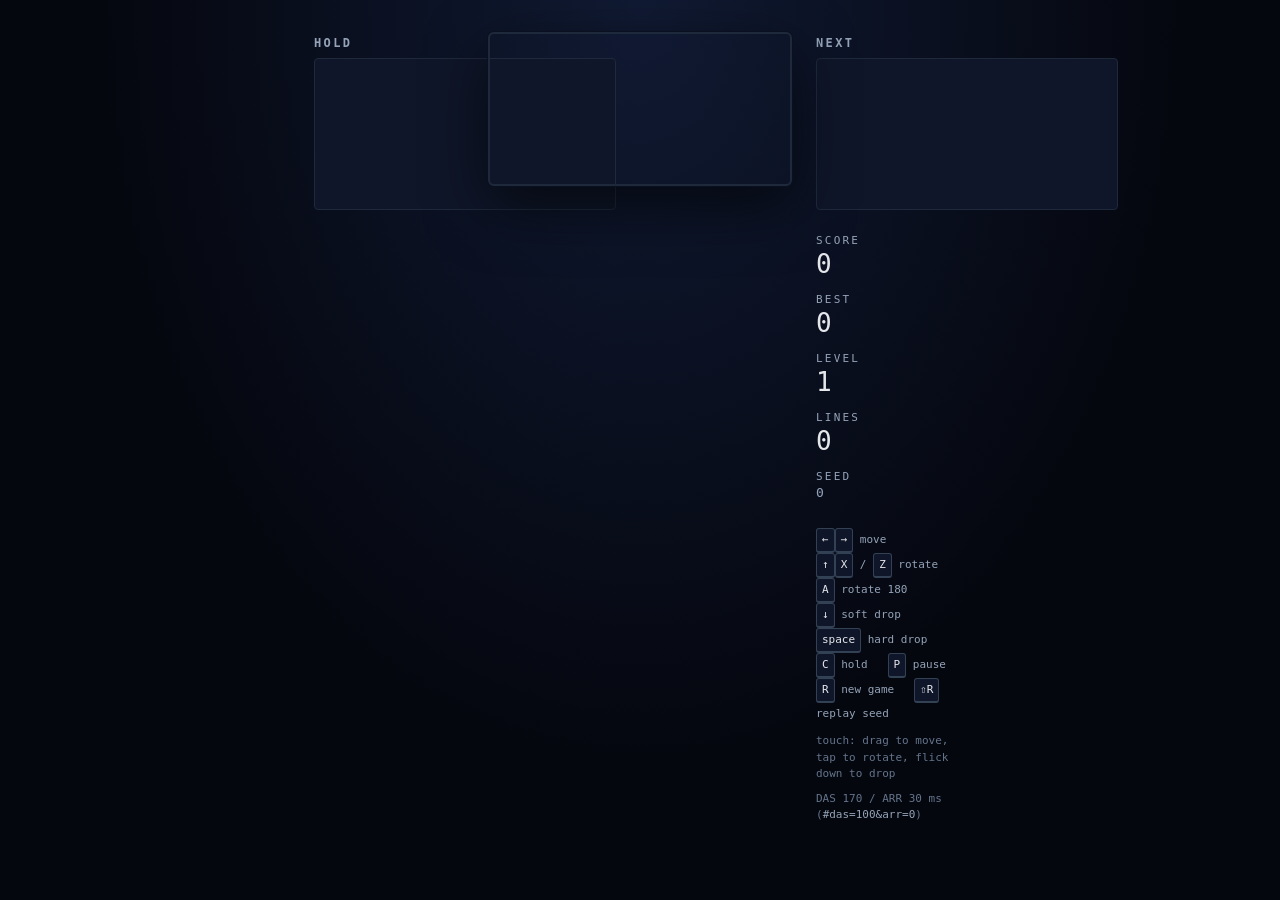
<file: index.html>
<!doctype html>
<html lang="en">
<head>
  <meta charset="utf-8">
  <title>Tetris — agent-9</title>
  <meta name="viewport" content="width=device-width, initial-scale=1">
  <link rel="stylesheet" href="style.css">
</head>
<body>
  <main class="arena">
    <aside class="panel left">
      <h2>Hold</h2>
      <canvas id="hold"></canvas>
    </aside>
    <section class="field">
      <canvas id="board"></canvas>
      <div id="toast" class="toast"></div>
      <div id="overlay" class="overlay hidden">
        <h1 id="overlay-title">Game over</h1>
        <p id="overlay-hint">press R to restart</p>
      </div>
    </section>
    <aside class="panel right">
      <h2>Next</h2>
      <canvas id="next"></canvas>
      <dl class="stats">
        <dt>Score</dt><dd id="score">0</dd>
        <dt>Best</dt><dd id="best">0</dd>
        <dt>Level</dt><dd id="level">1</dd>
        <dt>Lines</dt><dd id="lines">0</dd>
        <dt>Seed</dt><dd id="seed" class="small">0</dd>
      </dl>
      <ul class="keys">
        <li><kbd>&larr;</kbd><kbd>&rarr;</kbd> move</li>
        <li><kbd>&uarr;</kbd><kbd>X</kbd> / <kbd>Z</kbd> rotate</li>
        <li><kbd>A</kbd> rotate 180</li>
        <li><kbd>&darr;</kbd> soft drop</li>
        <li><kbd>space</kbd> hard drop</li>
        <li><kbd>C</kbd> hold &nbsp; <kbd>P</kbd> pause</li>
        <li><kbd>R</kbd> new game &nbsp; <kbd>&#8679;R</kbd> replay seed</li>
        <li class="dim">touch: drag to move, tap to rotate, flick down to drop</li>
        <li class="dim">DAS <span id="das">170</span> / ARR <span id="arr">30</span> ms
          (<code>#das=100&amp;arr=0</code>)</li>
      </ul>
    </aside>
  </main>
  <script src="src/pieces.js"></script>
  <script src="src/board.js"></script>
  <script src="src/game.js"></script>
  <script src="src/render.js"></script>
  <script src="src/input.js"></script>
  <script src="src/main.js"></script>
</body>
</html>
</file>
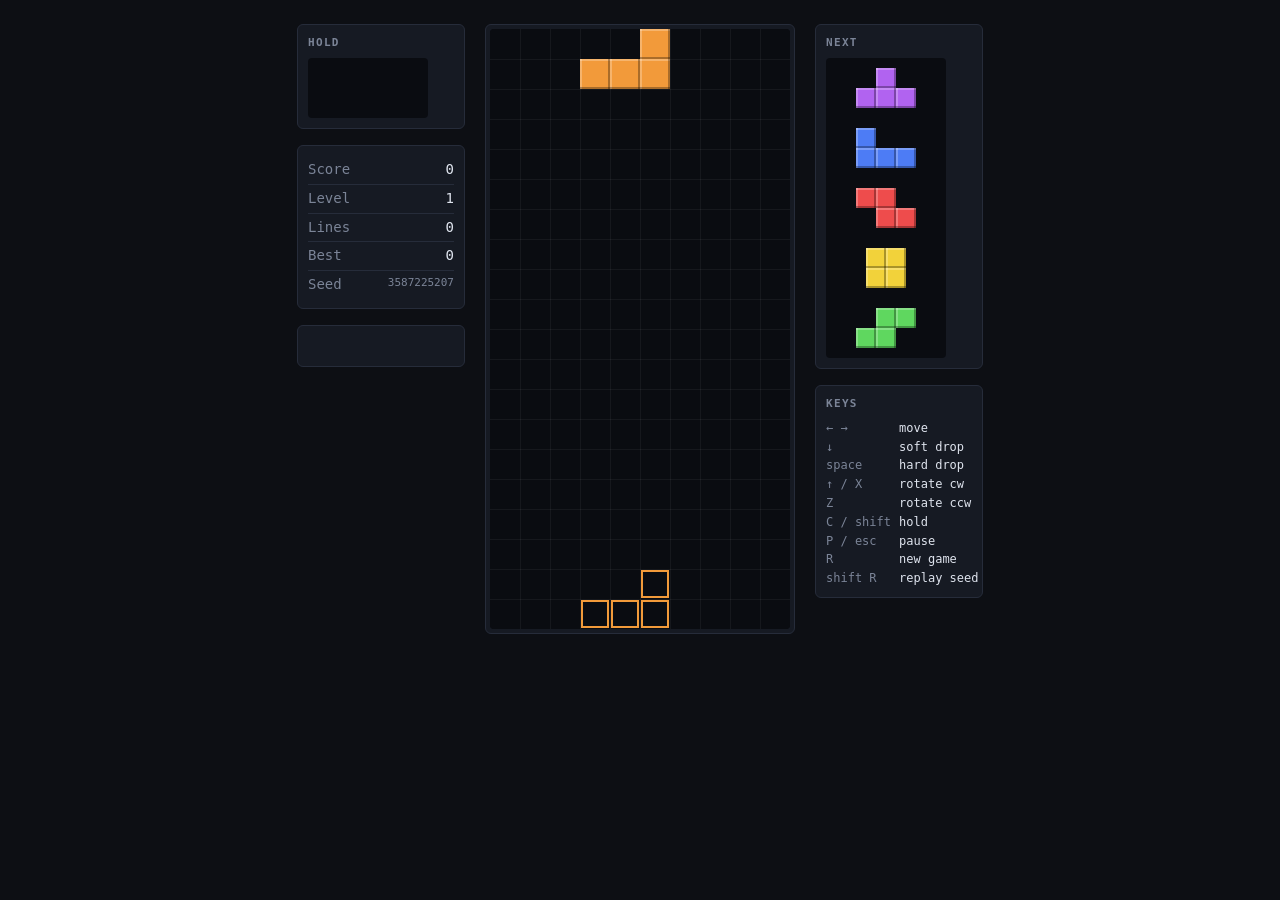
<file: games/agent-1/index.html>
<!DOCTYPE html>
<html lang="en">
<head>
<meta charset="utf-8">
<meta name="viewport" content="width=device-width, initial-scale=1">
<title>Tetris — agent-1</title>
<link rel="stylesheet" href="style.css">
</head>
<body>
<main class="arena">
  <aside class="panel left">
    <section id="hold-panel">
      <h2>Hold</h2>
      <canvas id="hold" width="120" height="60"></canvas>
    </section>
    <section class="stats">
      <div><span class="label">Score</span><span id="score">0</span></div>
      <div><span class="label">Level</span><span id="level">1</span></div>
      <div><span class="label">Lines</span><span id="lines">0</span></div>
      <div><span class="label">Best</span><span id="best">0</span></div>
      <div><span class="label">Seed</span><span id="seed" title="in the URL hash; reload replays this game">0</span></div>
    </section>
    <section class="event-wrap"><div id="event" class="event"></div></section>
  </aside>

  <section class="board-wrap">
    <canvas id="board" width="300" height="600"></canvas>
    <div id="overlay" class="overlay hidden">
      <h1 id="overlay-title">Paused</h1>
      <p id="overlay-text">Press P to resume</p>
    </div>
  </section>

  <aside class="panel right">
    <section>
      <h2>Next</h2>
      <canvas id="next" width="120" height="300"></canvas>
    </section>
    <section class="keys">
      <h2>Keys</h2>
      <dl>
        <dt>← →</dt><dd>move</dd>
        <dt>↓</dt><dd>soft drop</dd>
        <dt>space</dt><dd>hard drop</dd>
        <dt>↑ / X</dt><dd>rotate cw</dd>
        <dt>Z</dt><dd>rotate ccw</dd>
        <dt>C / shift</dt><dd>hold</dd>
        <dt>P / esc</dt><dd>pause</dd>
        <dt>R</dt><dd>new game</dd>
        <dt>shift R</dt><dd>replay seed</dd>
      </dl>
    </section>
  </aside>
</main>
<script src="tetris.js"></script>
</body>
</html>
</file>
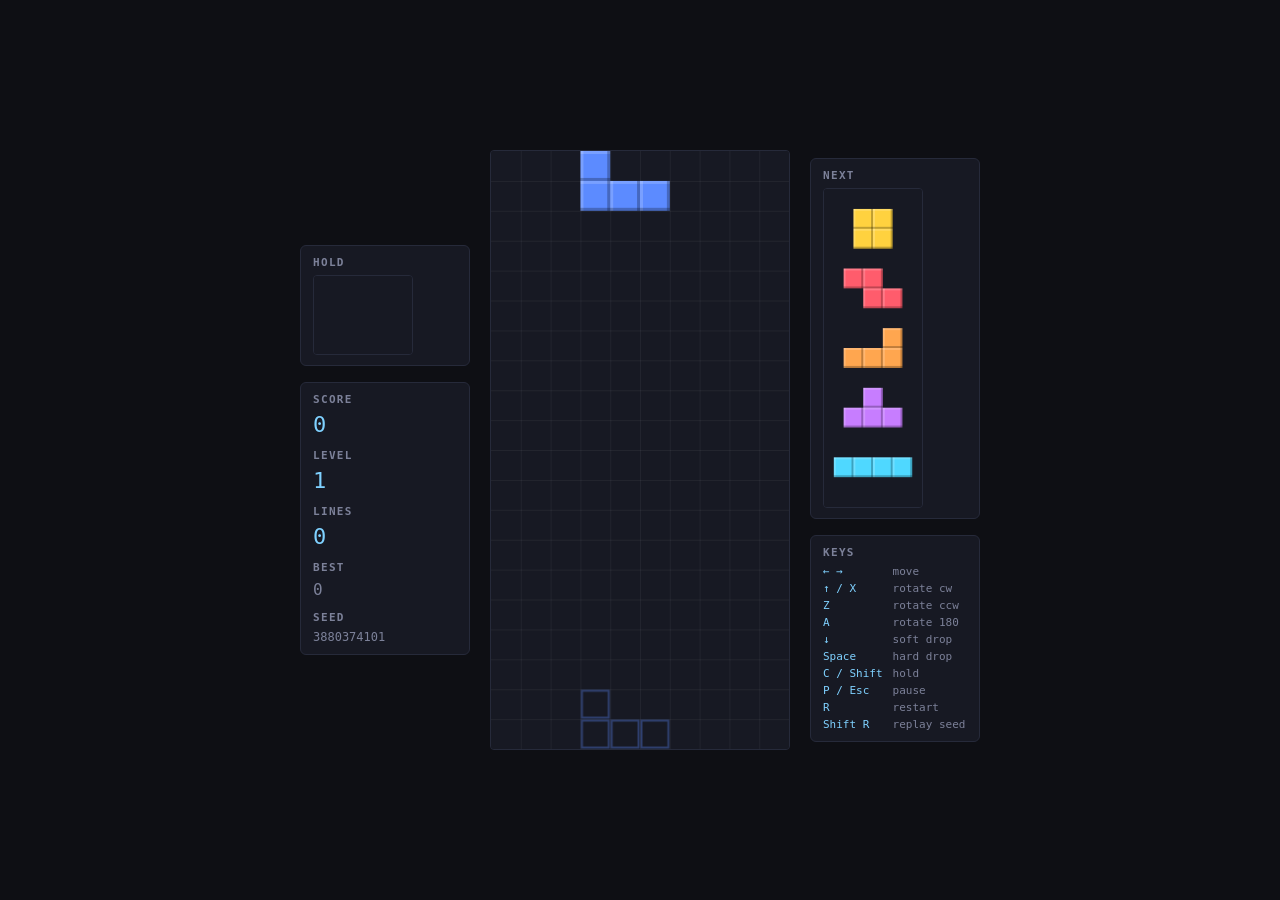
<file: games/agent-10/index.html>
<!DOCTYPE html>
<html lang="en">
<head>
<meta charset="utf-8">
<meta name="viewport" content="width=device-width, initial-scale=1">
<title>Tetris — agent-10</title>
<link rel="stylesheet" href="style.css">
</head>
<body>
<main class="arena">
  <aside class="panel left">
    <section class="box">
      <h2>Hold</h2>
      <canvas id="hold" width="120" height="120"></canvas>
    </section>
    <section class="box stats">
      <h2>Score</h2><p id="score">0</p>
      <h2>Level</h2><p id="level">1</p>
      <h2>Lines</h2><p id="lines">0</p>
      <h2>Best</h2><p id="hiscore" class="dim">0</p>
      <h2>Seed</h2><p id="seed" class="dim seed">0</p>
    </section>
  </aside>

  <section class="board-wrap">
    <canvas id="board" width="300" height="600"></canvas>
    <div id="overlay" class="overlay hidden">
      <p id="overlay-title">Paused</p>
      <p id="overlay-sub">press P</p>
    </div>
  </section>

  <aside class="panel right">
    <section class="box">
      <h2>Next</h2>
      <canvas id="next" width="120" height="360"></canvas>
    </section>
    <section class="box keys">
      <h2>Keys</h2>
      <dl>
        <dt>← →</dt><dd>move</dd>
        <dt>↑ / X</dt><dd>rotate cw</dd>
        <dt>Z</dt><dd>rotate ccw</dd>
        <dt>A</dt><dd>rotate 180</dd>
        <dt>↓</dt><dd>soft drop</dd>
        <dt>Space</dt><dd>hard drop</dd>
        <dt>C / Shift</dt><dd>hold</dd>
        <dt>P / Esc</dt><dd>pause</dd>
        <dt>R</dt><dd>restart</dd>
        <dt>Shift R</dt><dd>replay seed</dd>
      </dl>
    </section>
  </aside>
</main>
<script src="game.js"></script>
</body>
</html>
</file>
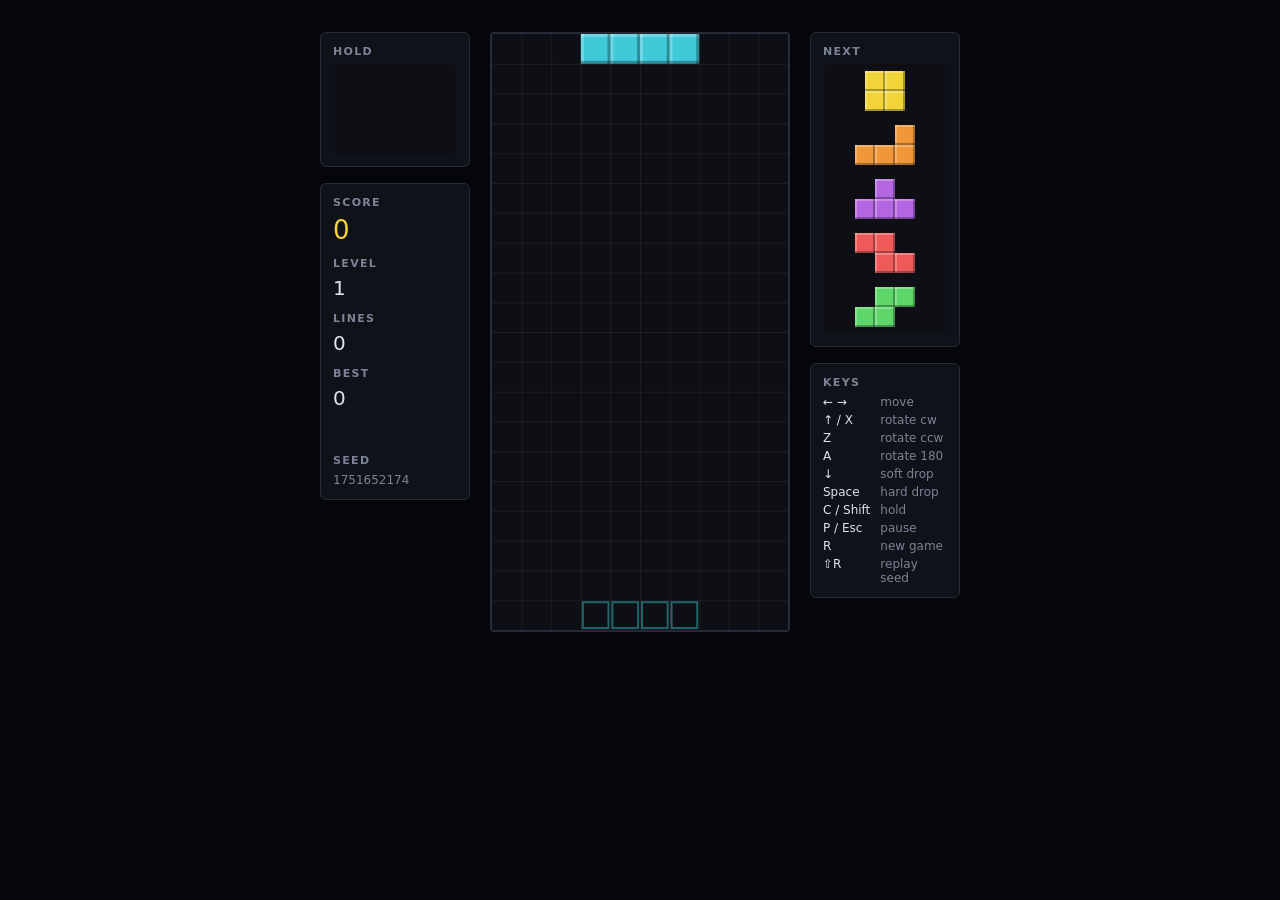
<file: games/agent-2/index.html>
<!doctype html>
<html lang="en">
<head>
  <meta charset="utf-8">
  <meta name="viewport" content="width=device-width, initial-scale=1">
  <title>Tetris — agent-2</title>
  <link rel="stylesheet" href="style.css">
</head>
<body>
  <main class="arena">
    <aside class="panel">
      <section class="box">
        <h2>Hold</h2>
        <canvas id="hold"></canvas>
      </section>
      <section class="box stats">
        <h2>Score</h2>
        <p id="score" class="big">0</p>
        <h2>Level</h2>
        <p id="level">1</p>
        <h2>Lines</h2>
        <p id="lines">0</p>
        <h2>Best</h2>
        <p id="best">0</p>
        <p id="event" class="event"></p>
        <h2>Seed</h2>
        <p id="seed" class="seed">0</p>
      </section>
    </aside>

    <section class="well-wrap">
      <canvas id="well"></canvas>
      <div id="overlay" class="overlay hidden">
        <p id="overlay-title"></p>
        <p id="overlay-hint"></p>
      </div>
    </section>

    <aside class="panel">
      <section class="box">
        <h2>Next</h2>
        <canvas id="next"></canvas>
      </section>
      <section class="box keys">
        <h2>Keys</h2>
        <dl>
          <dt>← →</dt><dd>move</dd>
          <dt>↑ / X</dt><dd>rotate cw</dd>
          <dt>Z</dt><dd>rotate ccw</dd>
          <dt>A</dt><dd>rotate 180</dd>
          <dt>↓</dt><dd>soft drop</dd>
          <dt>Space</dt><dd>hard drop</dd>
          <dt>C / Shift</dt><dd>hold</dd>
          <dt>P / Esc</dt><dd>pause</dd>
          <dt>R</dt><dd>new game</dd>
          <dt>⇧R</dt><dd>replay seed</dd>
        </dl>
      </section>
    </aside>
  </main>
  <script src="src/pieces.js"></script>
  <script src="src/board.js"></script>
  <script src="src/game.js"></script>
  <script src="src/render.js"></script>
  <script src="src/input.js"></script>
  <script src="src/main.js"></script>
</body>
</html>
</file>
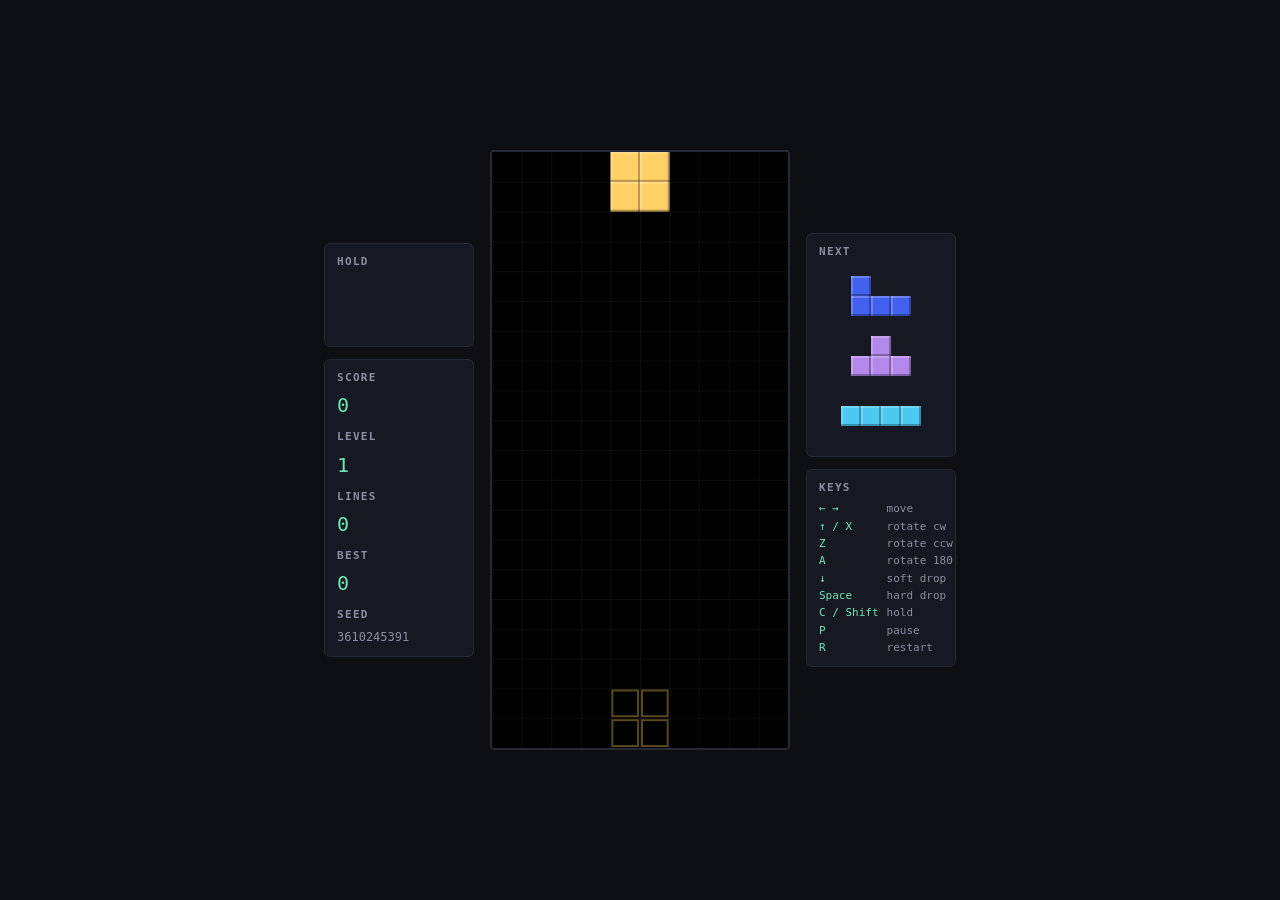
<file: games/agent-3/index.html>
<!DOCTYPE html>
<html lang="en">
<head>
  <meta charset="utf-8">
  <meta name="viewport" content="width=device-width, initial-scale=1">
  <title>Tetris — agent-3</title>
  <link rel="stylesheet" href="style.css">
</head>
<body>
  <main class="arena">
    <aside class="panel left">
      <section class="box">
        <h2>Hold</h2>
        <canvas id="hold" width="96" height="96"></canvas>
      </section>
      <section class="box stats">
        <h2>Score</h2>
        <output id="score">0</output>
        <h2>Level</h2>
        <output id="level">1</output>
        <h2>Lines</h2>
        <output id="lines">0</output>
        <h2>Best</h2>
        <output id="best">0</output>
        <h2>Seed</h2>
        <output id="seed" class="small">0</output>
      </section>
    </aside>

    <section class="field">
      <canvas id="board" width="300" height="600"></canvas>
      <p id="toast" class="toast"></p>
      <div id="overlay" class="overlay hidden">
        <p id="overlay-title">Paused</p>
        <p id="overlay-hint">press P to resume</p>
      </div>
    </section>

    <aside class="panel right">
      <section class="box">
        <h2>Next</h2>
        <canvas id="next" width="96" height="288"></canvas>
      </section>
      <section class="box keys">
        <h2>Keys</h2>
        <dl>
          <dt>← →</dt><dd>move</dd>
          <dt>↑ / X</dt><dd>rotate cw</dd>
          <dt>Z</dt><dd>rotate ccw</dd>
          <dt>A</dt><dd>rotate 180</dd>
          <dt>↓</dt><dd>soft drop</dd>
          <dt>Space</dt><dd>hard drop</dd>
          <dt>C / Shift</dt><dd>hold</dd>
          <dt>P</dt><dd>pause</dd>
          <dt>R</dt><dd>restart</dd>
        </dl>
      </section>
    </aside>
  </main>
  <script src="tetris.js"></script>
</body>
</html>
</file>
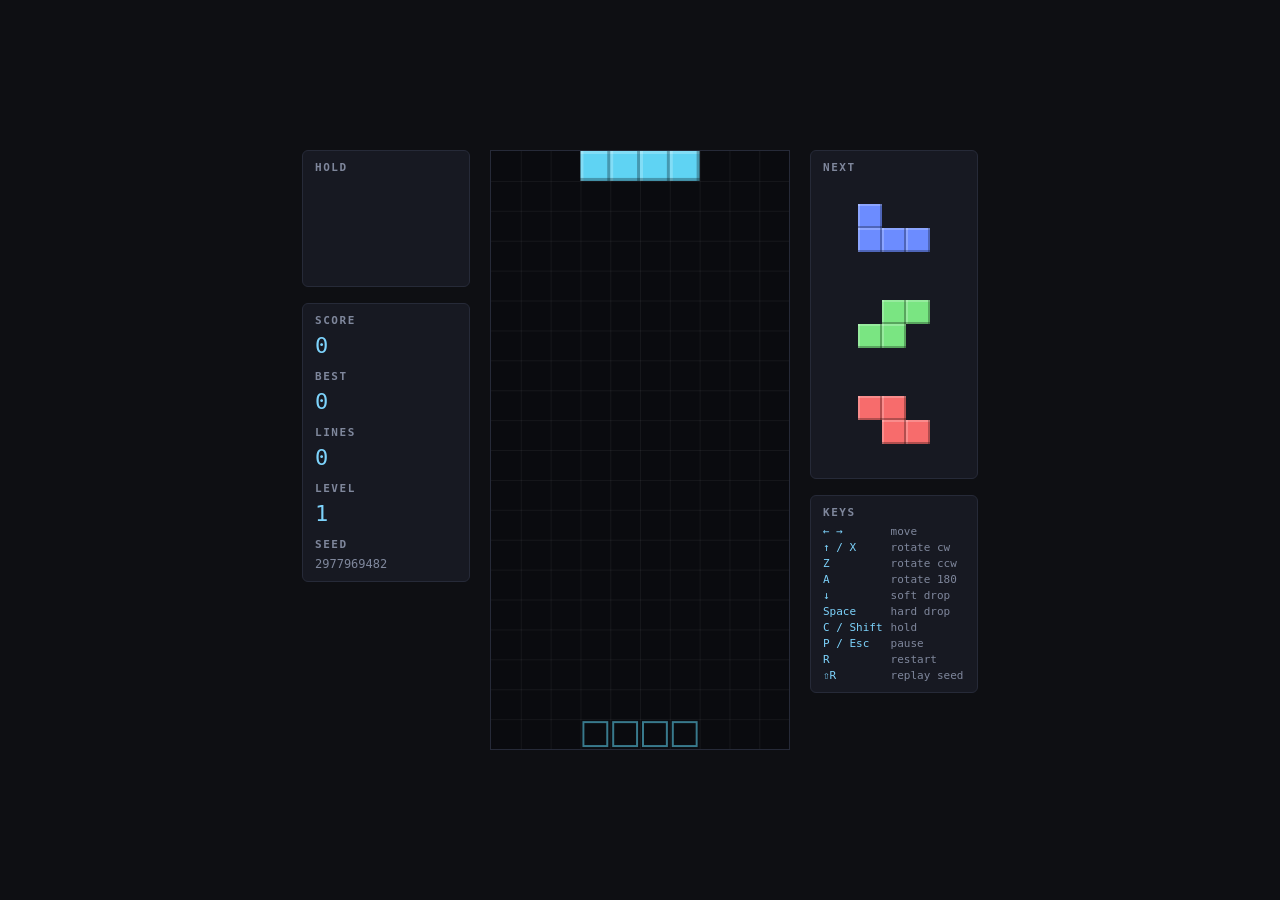
<file: games/agent-4/index.html>
<!DOCTYPE html>
<html lang="en">
<head>
<meta charset="utf-8">
<meta name="viewport" content="width=device-width, initial-scale=1">
<title>Tetris — agent-4</title>
<link rel="stylesheet" href="style.css">
</head>
<body>
<main class="arena">
  <aside class="panel left">
    <section class="box">
      <h2>Hold</h2>
      <canvas id="hold" width="96" height="96"></canvas>
    </section>
    <section class="box stats">
      <h2>Score</h2><p id="score">0</p>
      <h2>Best</h2><p id="best">0</p>
      <h2>Lines</h2><p id="lines">0</p>
      <h2>Level</h2><p id="level">1</p>
      <h2>Seed</h2><p id="seed" class="small">0</p>
    </section>
  </aside>

  <section class="board-wrap">
    <canvas id="board" width="300" height="600"></canvas>
    <div id="overlay" class="overlay hidden">
      <p id="overlay-title"></p>
      <p id="overlay-hint"></p>
    </div>
  </section>

  <aside class="panel right">
    <section class="box">
      <h2>Next</h2>
      <canvas id="next" width="96" height="288"></canvas>
    </section>
    <section class="box keys">
      <h2>Keys</h2>
      <dl>
        <dt>&larr; &rarr;</dt><dd>move</dd>
        <dt>&uarr; / X</dt><dd>rotate cw</dd>
        <dt>Z</dt><dd>rotate ccw</dd>
        <dt>A</dt><dd>rotate 180</dd>
        <dt>&darr;</dt><dd>soft drop</dd>
        <dt>Space</dt><dd>hard drop</dd>
        <dt>C / Shift</dt><dd>hold</dd>
        <dt>P / Esc</dt><dd>pause</dd>
        <dt>R</dt><dd>restart</dd>
        <dt>&#8679;R</dt><dd>replay seed</dd>
      </dl>
    </section>
  </aside>
</main>

<script src="js/pieces.js"></script>
<script src="js/board.js"></script>
<script src="js/game.js"></script>
<script src="js/render.js"></script>
<script src="js/input.js"></script>
<script src="js/main.js"></script>
</body>
</html>
</file>
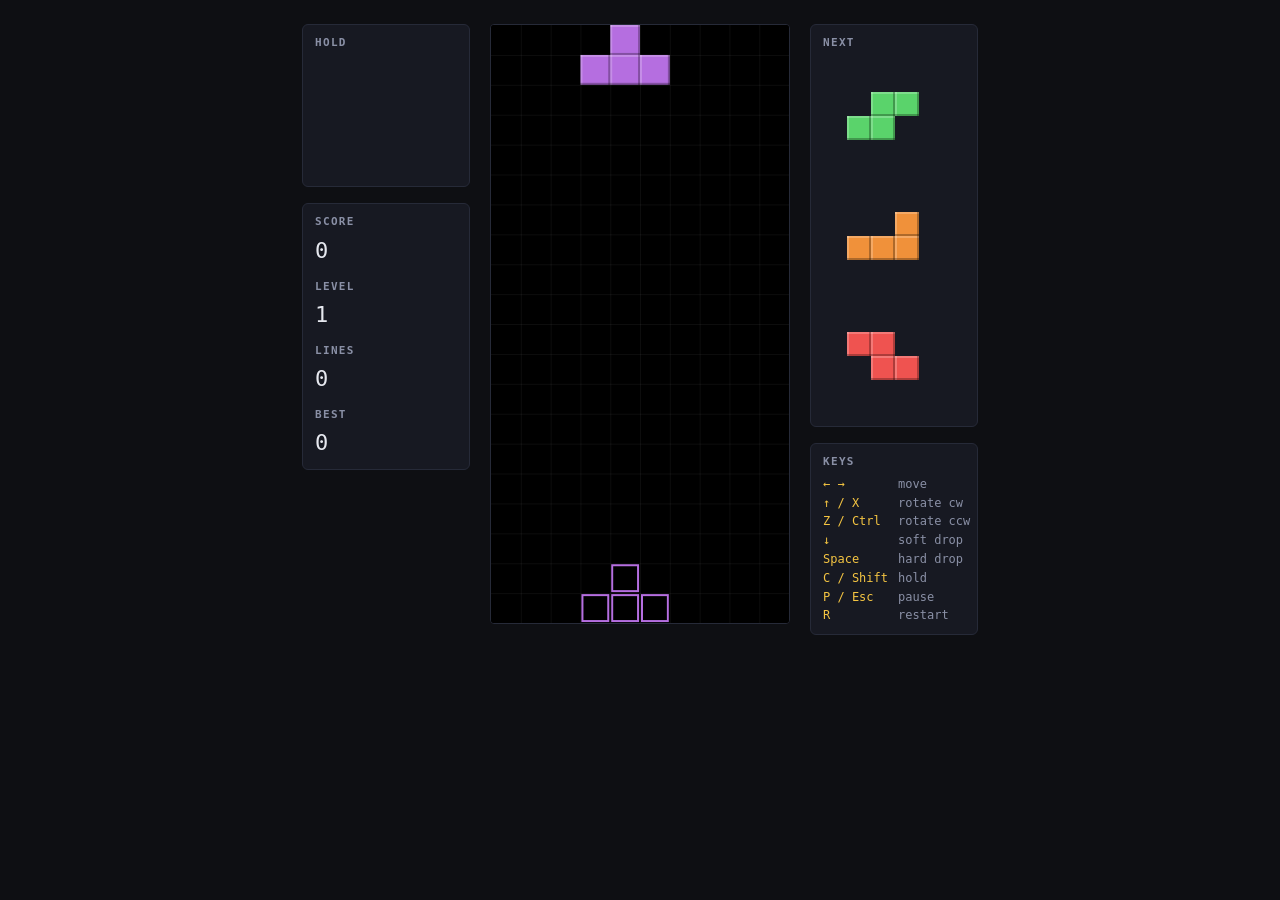
<file: games/agent-5/index.html>
<!doctype html>
<html lang="en">
<head>
<meta charset="utf-8">
<meta name="viewport" content="width=device-width, initial-scale=1">
<title>Tetris — agent-5</title>
<link rel="stylesheet" href="style.css">
</head>
<body>
<main class="arena">
  <aside class="panel left">
    <section class="box">
      <h2>Hold</h2>
      <canvas id="hold" width="120" height="120"></canvas>
    </section>
    <section class="box stats">
      <h2>Score</h2><p id="score">0</p>
      <h2>Level</h2><p id="level">1</p>
      <h2>Lines</h2><p id="lines">0</p>
      <h2>Best</h2><p id="best">0</p>
    </section>
  </aside>

  <section class="board-wrap">
    <canvas id="board" width="300" height="600"></canvas>
    <div id="overlay" class="overlay hidden">
      <p id="overlay-title">Paused</p>
      <p id="overlay-sub">press P to resume</p>
    </div>
  </section>

  <aside class="panel right">
    <section class="box">
      <h2>Next</h2>
      <canvas id="next" width="120" height="360"></canvas>
    </section>
    <section class="box keys">
      <h2>Keys</h2>
      <dl>
        <dt>← →</dt><dd>move</dd>
        <dt>↑ / X</dt><dd>rotate cw</dd>
        <dt>Z / Ctrl</dt><dd>rotate ccw</dd>
        <dt>↓</dt><dd>soft drop</dd>
        <dt>Space</dt><dd>hard drop</dd>
        <dt>C / Shift</dt><dd>hold</dd>
        <dt>P / Esc</dt><dd>pause</dd>
        <dt>R</dt><dd>restart</dd>
      </dl>
    </section>
  </aside>
</main>
<script src="tetris.js"></script>
</body>
</html>
</file>
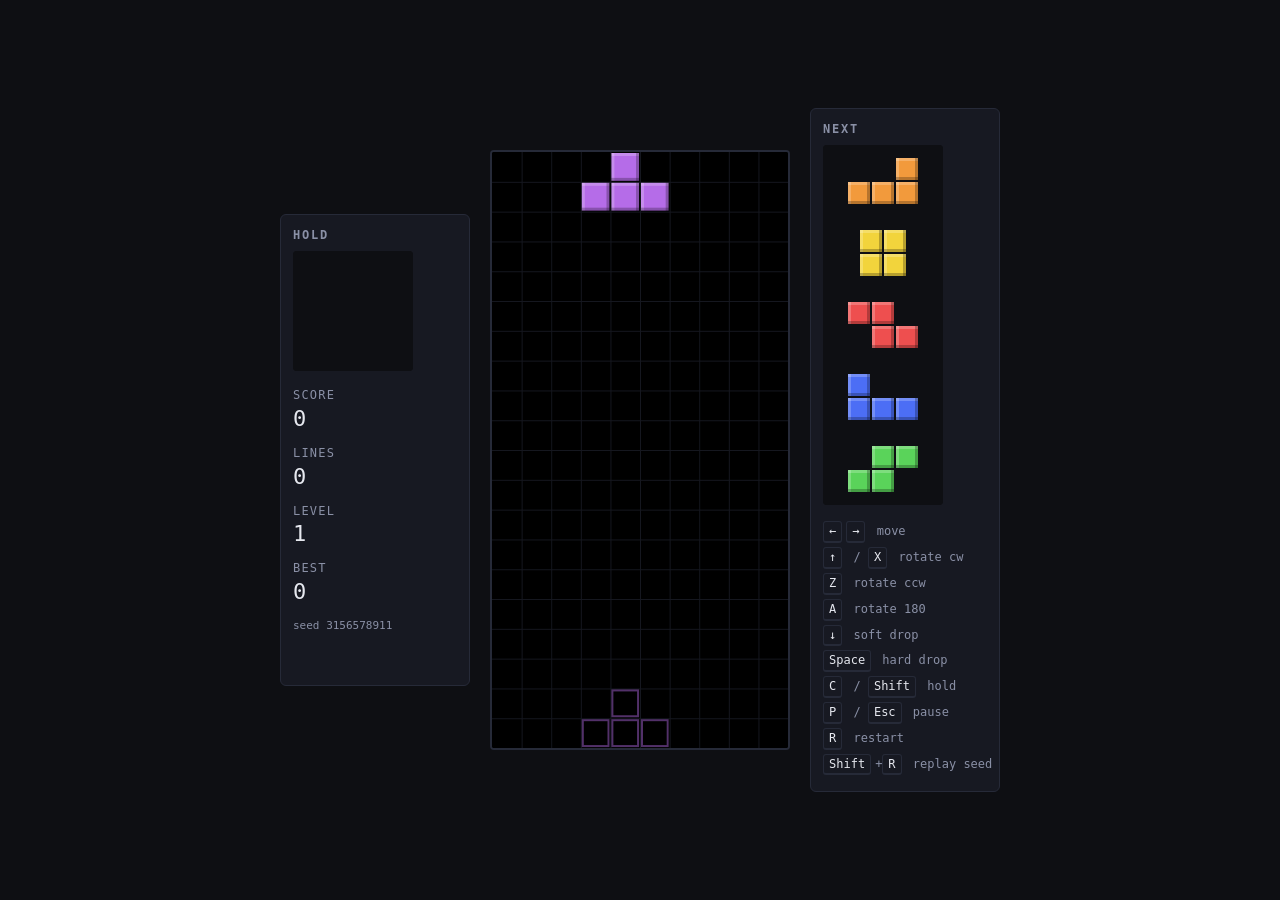
<file: games/agent-6/index.html>
<!DOCTYPE html>
<html lang="en">
<head>
<meta charset="utf-8">
<meta name="viewport" content="width=device-width, initial-scale=1">
<title>Tetris - agent-6</title>
<link rel="stylesheet" href="style.css">
</head>
<body>
<main class="arena">
  <section class="panel left">
    <div id="hold-panel">
      <h2>Hold</h2>
      <canvas id="hold" width="120" height="120"></canvas>
    </div>
    <dl class="stats">
      <dt>Score</dt><dd id="score">0</dd>
      <dt>Lines</dt><dd id="lines">0</dd>
      <dt>Level</dt><dd id="level">1</dd>
      <dt>Best</dt><dd id="best">0</dd>
    </dl>
    <p class="seed">seed <span id="seed"></span></p>
    <p id="event" class="event"></p>
  </section>
  <section class="board-wrap">
    <canvas id="board" width="300" height="600"></canvas>
    <div id="overlay" class="overlay hidden">
      <p id="overlay-title">Paused</p>
      <p id="overlay-hint">Press P to resume</p>
    </div>
  </section>
  <section class="panel right">
    <h2>Next</h2>
    <canvas id="next" width="120" height="360"></canvas>
    <ul class="keys">
      <li><kbd>&larr;</kbd><kbd>&rarr;</kbd> move</li>
      <li><kbd>&uarr;</kbd> / <kbd>X</kbd> rotate cw</li>
      <li><kbd>Z</kbd> rotate ccw</li>
      <li><kbd>A</kbd> rotate 180</li>
      <li><kbd>&darr;</kbd> soft drop</li>
      <li><kbd>Space</kbd> hard drop</li>
      <li><kbd>C</kbd> / <kbd>Shift</kbd> hold</li>
      <li><kbd>P</kbd> / <kbd>Esc</kbd> pause</li>
      <li><kbd>R</kbd> restart</li>
      <li><kbd>Shift</kbd>+<kbd>R</kbd> replay seed</li>
    </ul>
  </section>
</main>
<script src="tetris.js"></script>
</body>
</html>
</file>
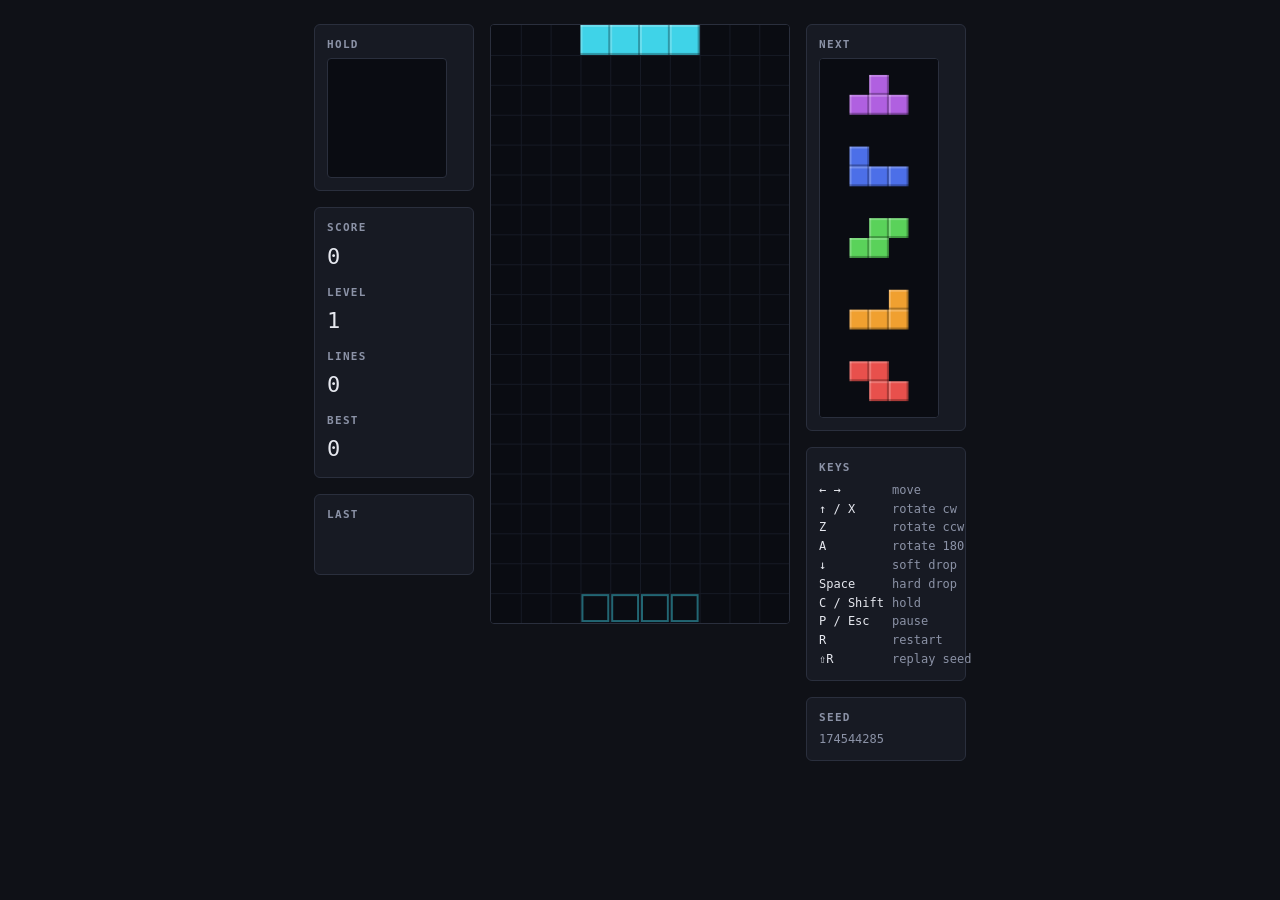
<file: games/agent-7/index.html>
<!DOCTYPE html>
<html lang="en">
<head>
<meta charset="utf-8">
<title>Tetris — agent-7</title>
<meta name="viewport" content="width=device-width, initial-scale=1">
<link rel="stylesheet" href="style.css">
</head>
<body>
<main class="arena">
  <aside class="panel left">
    <section class="box" id="hold-box">
      <h2>Hold</h2>
      <canvas id="hold" width="120" height="120"></canvas>
    </section>
    <section class="box stats">
      <h2>Score</h2>
      <p id="score">0</p>
      <h2>Level</h2>
      <p id="level">1</p>
      <h2>Lines</h2>
      <p id="lines">0</p>
      <h2>Best</h2>
      <p id="best">0</p>
    </section>
    <section class="box">
      <h2>Last</h2>
      <p id="clear" class="clear"></p>
    </section>
  </aside>

  <section class="board-wrap">
    <canvas id="board" width="300" height="600"></canvas>
    <div id="overlay" class="overlay hidden">
      <p id="overlay-title"></p>
      <p id="overlay-hint"></p>
    </div>
  </section>

  <aside class="panel right">
    <section class="box">
      <h2>Next</h2>
      <canvas id="next" width="120" height="360"></canvas>
    </section>
    <section class="box keys">
      <h2>Keys</h2>
      <dl>
        <dt>← →</dt><dd>move</dd>
        <dt>↑ / X</dt><dd>rotate cw</dd>
        <dt>Z</dt><dd>rotate ccw</dd>
        <dt>A</dt><dd>rotate 180</dd>
        <dt>↓</dt><dd>soft drop</dd>
        <dt>Space</dt><dd>hard drop</dd>
        <dt>C / Shift</dt><dd>hold</dd>
        <dt>P / Esc</dt><dd>pause</dd>
        <dt>R</dt><dd>restart</dd>
        <dt>⇧R</dt><dd>replay seed</dd>
      </dl>
    </section>
    <section class="box">
      <h2>Seed</h2>
      <p id="seed" class="seed"></p>
    </section>
  </aside>
</main>

<script src="js/pieces.js"></script>
<script src="js/board.js"></script>
<script src="js/game.js"></script>
<script src="js/render.js"></script>
<script src="js/input.js"></script>
<script src="js/main.js"></script>
</body>
</html>
</file>
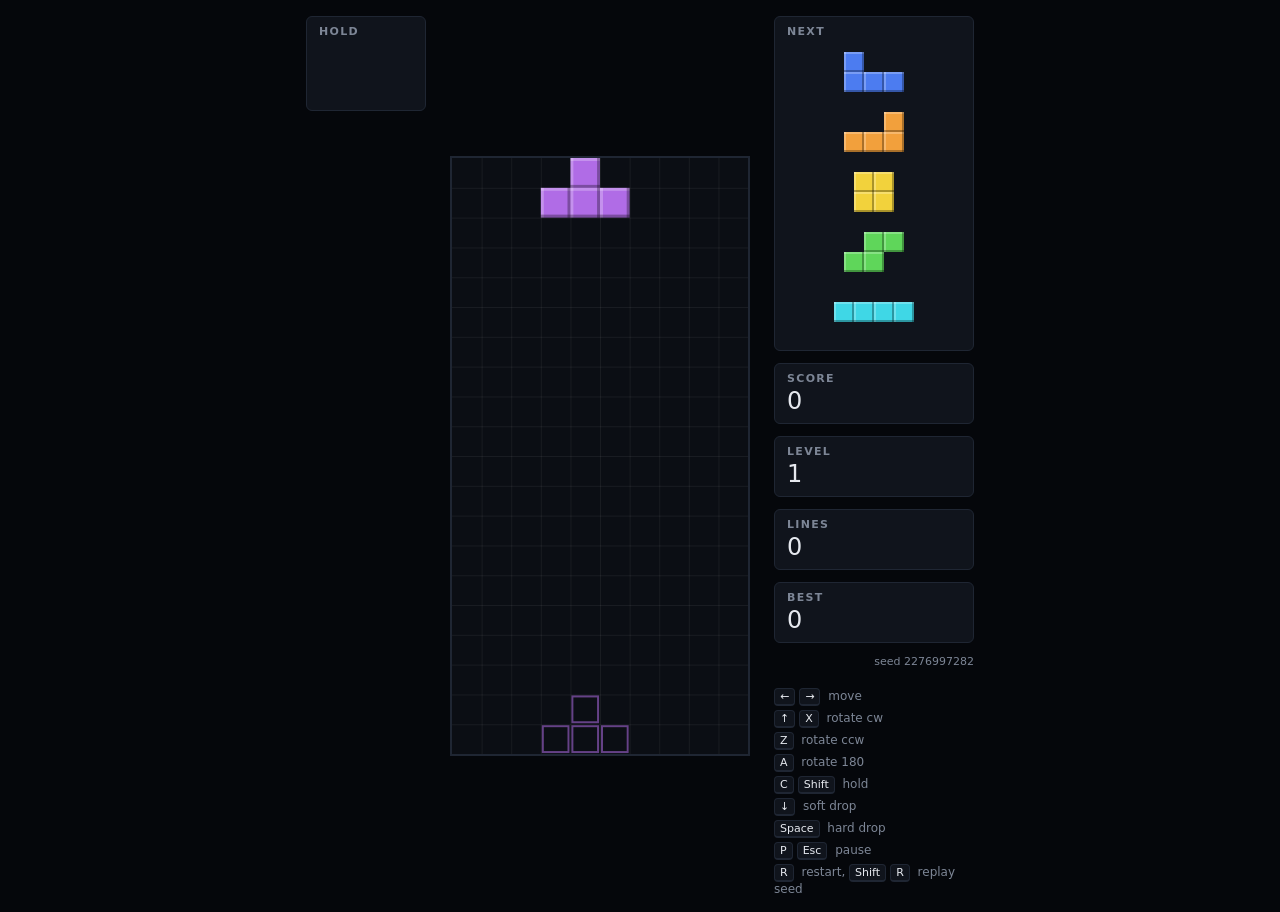
<file: games/agent-8/index.html>
<!doctype html>
<html lang="en">
<head>
  <meta charset="utf-8">
  <title>Tetris — agent-8</title>
  <meta name="viewport" content="width=device-width, initial-scale=1">
  <link rel="stylesheet" href="style.css">
</head>
<body>
  <main class="arena">
    <aside class="panel side-left">
      <section class="stat"><h2>Hold</h2><canvas id="hold"></canvas></section>
    </aside>
    <div class="stage">
      <canvas id="board"></canvas>
      <div id="clear" class="clear-label"></div>
    </div>
    <aside class="panel">
      <section class="stat"><h2>Next</h2><canvas id="next"></canvas></section>
      <section class="stat"><h2>Score</h2><div id="score">0</div></section>
      <section class="stat"><h2>Level</h2><div id="level">1</div></section>
      <section class="stat"><h2>Lines</h2><div id="lines">0</div></section>
      <section class="stat"><h2>Best</h2><div id="best">0</div></section>
      <div id="seed" class="seed"></div>
      <section class="keys">
        <div><kbd>←</kbd><kbd>→</kbd> move</div>
        <div><kbd>↑</kbd><kbd>X</kbd> rotate cw</div>
        <div><kbd>Z</kbd> rotate ccw</div>
        <div><kbd>A</kbd> rotate 180</div>
        <div><kbd>C</kbd><kbd>Shift</kbd> hold</div>
        <div><kbd>↓</kbd> soft drop</div>
        <div><kbd>Space</kbd> hard drop</div>
        <div><kbd>P</kbd><kbd>Esc</kbd> pause</div>
        <div><kbd>R</kbd> restart, <kbd>Shift</kbd><kbd>R</kbd> replay seed</div>
      </section>
    </aside>
  </main>
  <script src="js/pieces.js"></script>
  <script src="js/board.js"></script>
  <script src="js/game.js"></script>
  <script src="js/render.js"></script>
  <script src="js/input.js"></script>
  <script src="js/hud.js"></script>
  <script src="js/main.js"></script>
</body>
</html>
</file>
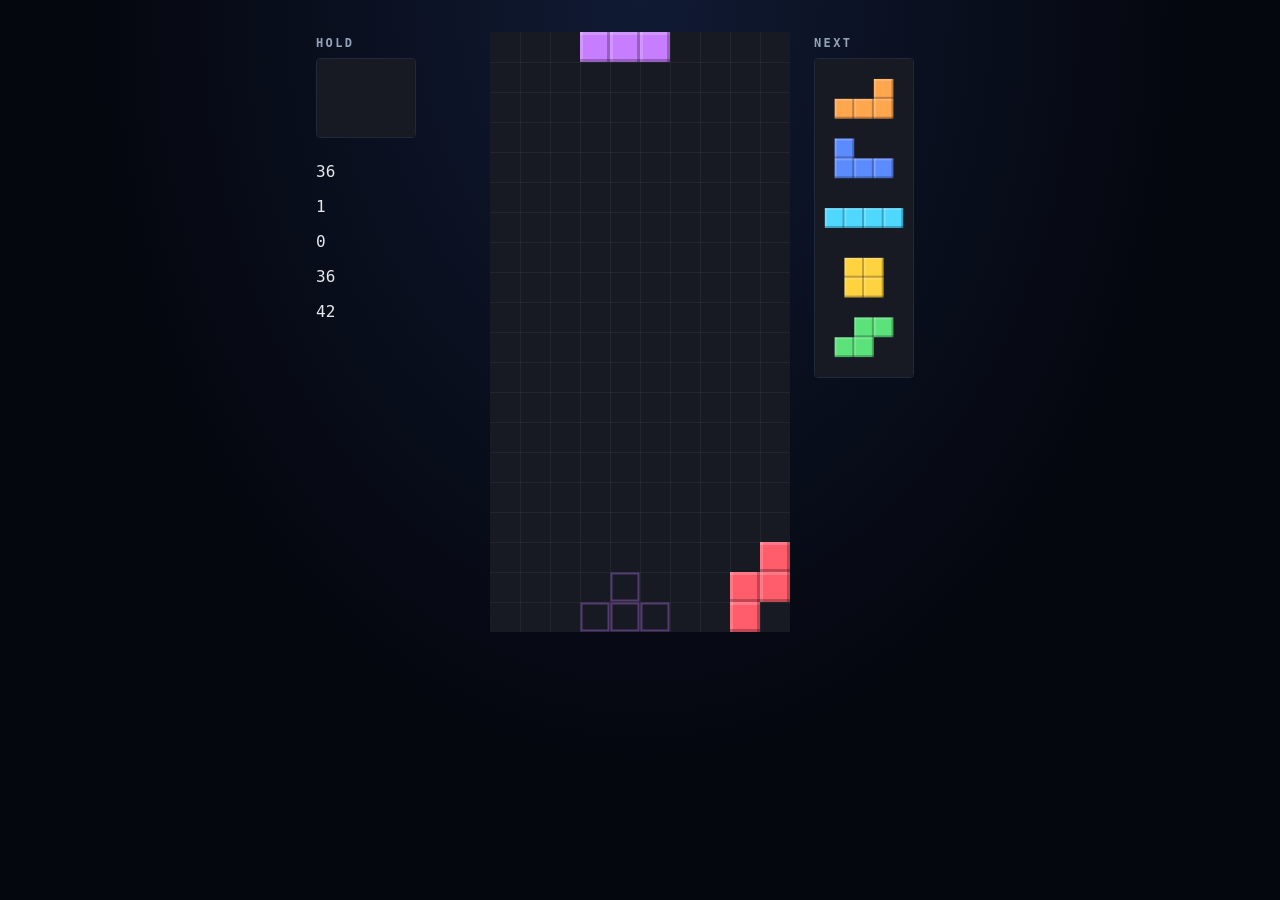
<file: test/probe.html>
<!DOCTYPE html>
<!-- Motion probe for headless Chrome. Loads the real game.js against the
     real index.html markup, lets it run, then reports through the title so
     `chrome --headless --dump-dom` can grep the result. See browser.sh. -->
<html lang="en">
<head>
<meta charset="utf-8">
<title>probe: pending</title>
<link rel="stylesheet" href="../style.css">
</head>
<body>
<main class="arena">
  <aside class="panel left">
    <section class="box"><h2>Hold</h2><canvas id="hold"></canvas></section>
    <section class="box stats">
      <p id="score">0</p><p id="level">1</p><p id="lines">0</p><p id="hiscore">0</p><p id="seed">0</p>
    </section>
  </aside>
  <section class="board-wrap">
    <canvas id="board"></canvas>
    <div id="overlay" class="overlay hidden"><p id="overlay-title"></p><p id="overlay-sub"></p></div>
  </section>
  <aside class="panel right"><section class="box"><h2>Next</h2><canvas id="next"></canvas></section></aside>
</main>
<script>
  const errors = [];
  window.addEventListener('error', (e) => errors.push(e.message));
</script>
<script src="../game.js"></script>
<script>
  // Fixed seed so the report is comparable run to run.
  const T = window.__tetris;
  T.reset(42);
  let frames = 0;
  const count = () => { frames++; requestAnimationFrame(count); };
  requestAnimationFrame(count);
  const key = (code, type = 'keydown') => window.dispatchEvent(new KeyboardEvent(type, { code, bubbles: true }));
  setTimeout(() => key('ArrowRight'), 200);           // starts DAS
  setTimeout(() => key('ArrowRight', 'keyup'), 600);  // ~1 + (400-170)/40 = 6 columns
  setTimeout(() => key('ArrowUp'), 700);               // rotate cw
  setTimeout(() => key('Space'), 800);                 // hard drop, then a new piece spawns
  setTimeout(() => {
    const s = T.state;
    const locked = Array.from(T.board).filter(Boolean).length;
    document.title = [
      'probe:',
      errors.length ? 'errors=' + errors.join('|') : 'errors=0',
      'frames=' + frames,
      'locked=' + locked,
      'score=' + s.score,
      'pieceX=' + s.piece.x,
      'over=' + s.over,
    ].join(' ');
  }, 1500);
</script>
</body>
</html>
</file>
<file: style.css>
:root {
  --bg: #05070f;
  --panel: #0f1629;
  --ink: #e5e7eb;
  --muted: #94a3b8;
  --accent: #22d3ee;
}

* { box-sizing: border-box; }

html, body {
  margin: 0;
  height: 100%;
  background: radial-gradient(ellipse at top, #101a33 0%, var(--bg) 60%);
  color: var(--ink);
  font-family: ui-monospace, "SF Mono", Menlo, Consolas, monospace;
}

.arena {
  min-height: 100%;
  display: flex;
  align-items: flex-start;
  justify-content: center;
  gap: 24px;
  padding: 32px 16px;
}

.field {
  position: relative;
  border: 2px solid #1e293b;
  border-radius: 6px;
  box-shadow: 0 0 0 1px #0b1020, 0 20px 60px rgba(0,0,0,0.6);
  line-height: 0;
}

.panel {
  width: 150px;
  padding-top: 4px;
}

.panel h2 {
  margin: 0 0 8px;
  font-size: 12px;
  letter-spacing: 0.2em;
  text-transform: uppercase;
  color: var(--muted);
}

.panel canvas {
  display: block;
  background: var(--panel);
  border: 1px solid #1e293b;
  border-radius: 4px;
}

.stats {
  margin: 24px 0 0;
}
.stats dt {
  font-size: 11px;
  letter-spacing: 0.2em;
  text-transform: uppercase;
  color: var(--muted);
  margin-top: 14px;
}
.stats dd {
  margin: 2px 0 0;
  font-size: 26px;
  color: var(--ink);
}
.stats dd.small {
  font-size: 13px;
  color: var(--muted);
}

.hidden { display: none !important; }

.overlay {
  position: absolute;
  inset: 0;
  display: flex;
  flex-direction: column;
  align-items: center;
  justify-content: center;
  background: rgba(5, 7, 15, 0.82);
  line-height: 1.4;
  text-align: center;
}
.overlay h1 {
  margin: 0;
  font-size: 28px;
  letter-spacing: 0.15em;
  text-transform: uppercase;
  color: var(--accent);
}
.overlay p {
  margin: 8px 0 0;
  color: var(--muted);
  font-size: 13px;
}

.toast {
  position: absolute;
  left: 0;
  right: 0;
  top: 38%;
  text-align: center;
  font-size: 15px;
  letter-spacing: 0.18em;
  color: #fff;
  text-shadow: 0 0 12px var(--accent), 0 2px 4px #000;
  line-height: 1.6;
  pointer-events: none;
  opacity: 0;
  transition: opacity 120ms;
}
.toast.show { opacity: 1; }

.keys {
  list-style: none;
  padding: 0;
  margin: 28px 0 0;
  font-size: 11px;
  color: var(--muted);
  line-height: 2;
}
kbd {
  display: inline-block;
  min-width: 18px;
  padding: 0 5px;
  border: 1px solid #334155;
  border-bottom-width: 2px;
  border-radius: 3px;
  background: #0f1629;
  color: var(--ink);
  font: inherit;
  text-align: center;
}

.keys .dim { color: #64748b; margin-top: 8px; line-height: 1.5; }
.keys code { color: var(--muted); }
</file>
<file: games/agent-1/style.css>
:root {
  --bg: #0d0f14;
  --panel: #161a23;
  --line: #262c3a;
  --text: #dfe4ee;
  --muted: #7b8497;
  --cell: 30px;
}

* { box-sizing: border-box; }

html, body {
  margin: 0;
  height: 100%;
  background: var(--bg);
  color: var(--text);
  font: 14px/1.4 ui-monospace, "SF Mono", Menlo, Consolas, monospace;
}

.arena {
  min-height: 100%;
  display: flex;
  align-items: flex-start;
  justify-content: center;
  gap: 20px;
  padding: 24px 16px;
}

.panel {
  width: 168px;
  display: flex;
  flex-direction: column;
  gap: 16px;
}

.panel section {
  background: var(--panel);
  border: 1px solid var(--line);
  border-radius: 6px;
  padding: 10px;
}

h2 {
  margin: 0 0 8px;
  font-size: 11px;
  letter-spacing: .12em;
  text-transform: uppercase;
  color: var(--muted);
}

canvas {
  display: block;
  background: #0a0c11;
  border-radius: 4px;
}

#hold, #next { width: 120px; }
#hold { height: 60px; }
#next { height: 300px; }
#seed { font-size: 11px; color: var(--muted); }

.board-wrap {
  position: relative;
  border: 1px solid var(--line);
  border-radius: 6px;
  padding: 4px;
  background: var(--panel);
}

#board { width: 300px; height: 600px; }

.stats div {
  display: flex;
  justify-content: space-between;
  padding: 4px 0;
  border-bottom: 1px solid var(--line);
}
.stats div:last-child { border-bottom: 0; }
.label { color: var(--muted); }

.event-wrap { min-height: 42px; display: flex; align-items: center; }
.event { color: var(--text); font-size: 12px; letter-spacing: .04em; }

.keys dl {
  margin: 0;
  display: grid;
  grid-template-columns: auto 1fr;
  gap: 2px 8px;
  font-size: 12px;
}
.keys dt { color: var(--muted); white-space: nowrap; }
.keys dd { margin: 0; white-space: nowrap; }

.overlay {
  position: absolute;
  inset: 4px;
  display: flex;
  flex-direction: column;
  align-items: center;
  justify-content: center;
  background: rgba(10, 12, 17, .82);
  border-radius: 4px;
  text-align: center;
}
.overlay h1 { margin: 0 0 6px; font-size: 26px; letter-spacing: .08em; }
.overlay p { margin: 0 12px; color: var(--muted); }
.hidden { display: none; }

@media (max-width: 640px) {
  .arena { flex-wrap: wrap; }
  .panel { width: 45%; }
  .board-wrap { order: -1; }
}
</file>
<file: games/agent-10/style.css>
:root {
  --bg: #0e0f14;
  --panel: #171923;
  --line: #262a3a;
  --text: #d8dbe6;
  --muted: #7c8199;
  --accent: #7fd1ff;
}

* { box-sizing: border-box; }

html, body {
  margin: 0;
  height: 100%;
  background: var(--bg);
  color: var(--text);
  font-family: ui-monospace, "SF Mono", Menlo, Consolas, monospace;
}

.arena {
  min-height: 100%;
  display: flex;
  align-items: center;
  justify-content: center;
  gap: 20px;
  padding: 20px;
}

.panel {
  display: flex;
  flex-direction: column;
  gap: 16px;
  width: 170px;
}

.box {
  background: var(--panel);
  border: 1px solid var(--line);
  border-radius: 6px;
  padding: 10px 12px;
}

.box h2 {
  margin: 0 0 6px;
  font-size: 11px;
  font-weight: 600;
  letter-spacing: 0.12em;
  text-transform: uppercase;
  color: var(--muted);
}

.stats p {
  margin: 0 0 12px;
  font-size: 22px;
  color: var(--accent);
}
.stats p:last-child { margin-bottom: 0; }
.stats p.dim { color: var(--muted); font-size: 16px; }
.stats p.seed { font-size: 12px; word-break: break-all; }

.keys dl {
  margin: 0;
  display: grid;
  grid-template-columns: auto 1fr;
  gap: 4px 10px;
  font-size: 11px;
}
.keys dt { color: var(--accent); white-space: nowrap; }
.keys dd { margin: 0; color: var(--muted); }

canvas {
  display: block;
  background: var(--panel);
  border: 1px solid var(--line);
  border-radius: 4px;
}

.board-wrap { position: relative; }

.overlay {
  position: absolute;
  inset: 0;
  display: flex;
  flex-direction: column;
  align-items: center;
  justify-content: center;
  background: rgba(14, 15, 20, 0.82);
  border-radius: 4px;
  text-align: center;
}
.overlay.hidden { display: none; }
.overlay p { margin: 4px 0; }
#overlay-title { font-size: 28px; font-weight: 700; letter-spacing: 0.08em; }
#overlay-sub { color: var(--muted); font-size: 13px; }

@media (max-width: 700px) {
  .arena { flex-direction: column; }
  .panel { flex-direction: row; width: auto; }
}
</file>
<file: games/agent-2/style.css>
:root {
  --bg: #05060a;
  --panel: #0f1218;
  --border: #262b38;
  --text: #dfe3ee;
  --muted: #7c8397;
  --accent: #f0d43a;
}

* { box-sizing: border-box; }

html, body {
  margin: 0;
  min-height: 100%;
  background: var(--bg);
  color: var(--text);
  font-family: system-ui, -apple-system, "Segoe UI", sans-serif;
}

.arena {
  min-height: 100vh;
  display: flex;
  align-items: flex-start;
  justify-content: center;
  gap: 20px;
  padding: 32px 16px;
}

.panel {
  width: 150px;
  display: flex;
  flex-direction: column;
  gap: 16px;
}

.box {
  background: var(--panel);
  border: 1px solid var(--border);
  border-radius: 6px;
  padding: 12px;
}

.box h2 {
  margin: 0 0 6px;
  font-size: 11px;
  font-weight: 600;
  letter-spacing: 0.12em;
  text-transform: uppercase;
  color: var(--muted);
}

.box p {
  margin: 0 0 12px;
  font-size: 20px;
  font-variant-numeric: tabular-nums;
}
.box p.big { font-size: 26px; color: var(--accent); }
.box p.seed { font-size: 12px; color: var(--muted); }
.box p:last-child { margin-bottom: 0; }

.event {
  min-height: 1.4em;
  font-size: 14px !important;
  color: var(--accent);
  opacity: 0;
  transition: opacity 0.6s ease-out;
}
.event.show { opacity: 1; transition: none; }

.keys dl {
  margin: 0;
  display: grid;
  grid-template-columns: auto 1fr;
  gap: 4px 10px;
  font-size: 12px;
}
.keys dt { color: var(--text); white-space: nowrap; }
.keys dd { margin: 0; color: var(--muted); }

.well-wrap { position: relative; }

canvas {
  display: block;
  background: #0d0f14;
}
#well {
  border: 2px solid var(--border);
  border-radius: 4px;
}
.box canvas {
  margin: 0 auto;
  border-radius: 4px;
}

.overlay {
  position: absolute;
  inset: 0;
  display: flex;
  flex-direction: column;
  align-items: center;
  justify-content: center;
  gap: 6px;
  background: rgba(5, 6, 10, 0.72);
  border-radius: 4px;
  text-align: center;
}
.overlay.hidden { display: none; }
.overlay p { margin: 0; }
#overlay-title { font-size: 28px; font-weight: 700; letter-spacing: 0.04em; }
#overlay-hint { font-size: 13px; color: var(--muted); }
</file>
<file: games/agent-3/style.css>
:root {
  --bg: #0e0f13;
  --panel: #171922;
  --line: #262a38;
  --ink: #e8e9f0;
  --dim: #8a8fa3;
  --accent: #6ee7b7;
}

* { box-sizing: border-box; }

html, body {
  margin: 0;
  height: 100%;
  background: var(--bg);
  color: var(--ink);
  font: 14px/1.4 ui-monospace, "SF Mono", Menlo, Consolas, monospace;
}

.arena {
  min-height: 100%;
  display: flex;
  align-items: center;
  justify-content: center;
  gap: 16px;
  padding: 16px;
}

.panel {
  width: 150px;
  display: flex;
  flex-direction: column;
  gap: 12px;
}

.box {
  background: var(--panel);
  border: 1px solid var(--line);
  border-radius: 6px;
  padding: 10px 12px;
}

.box h2 {
  margin: 0 0 6px;
  font-size: 11px;
  font-weight: 600;
  letter-spacing: .12em;
  text-transform: uppercase;
  color: var(--dim);
}

.box canvas { display: block; margin: 0 auto; }

.stats output {
  display: block;
  font-size: 20px;
  margin-bottom: 10px;
  color: var(--accent);
}
.stats output:last-child { margin-bottom: 0; }
.stats output.small { font-size: 12px; color: var(--dim); }

.keys dl { margin: 0; display: grid; grid-template-columns: auto 1fr; gap: 2px 8px; font-size: 11px; }
.keys dt { color: var(--accent); white-space: nowrap; }
.keys dd { margin: 0; color: var(--dim); white-space: nowrap; }

.field { position: relative; }

#board {
  display: block;
  background: #000;
  border: 2px solid var(--line);
  border-radius: 4px;
}

.toast {
  position: absolute;
  left: 0; right: 0; top: 28%;
  margin: 0;
  text-align: center;
  font-size: 15px;
  font-weight: 700;
  letter-spacing: .08em;
  color: #fff;
  text-shadow: 0 0 8px rgba(0,0,0,.9), 0 0 2px #000;
  opacity: 0;
  pointer-events: none;
}
.toast.show { animation: toast 1.4s ease-out forwards; }
@keyframes toast {
  0%   { opacity: 0; transform: translateY(6px) scale(.96); }
  12%  { opacity: 1; transform: translateY(0) scale(1); }
  70%  { opacity: 1; }
  100% { opacity: 0; transform: translateY(-14px); }
}

.overlay {
  position: absolute;
  inset: 0;
  display: flex;
  flex-direction: column;
  align-items: center;
  justify-content: center;
  background: rgba(14, 15, 19, .82);
  text-align: center;
}
.overlay.hidden { display: none; }
.overlay p { margin: 4px 0; }
#overlay-title { font-size: 24px; font-weight: 700; }
#overlay-hint { color: var(--dim); }

@media (max-width: 620px) {
  .arena { flex-wrap: wrap; }
  .panel { flex-direction: row; width: auto; }
}
</file>
<file: games/agent-4/style.css>
:root {
  --bg: #0e0f13;
  --panel: #171922;
  --line: #262a38;
  --text: #dfe3ee;
  --muted: #7f879c;
  --accent: #7dd3fc;
}
* { box-sizing: border-box; }
html, body { margin: 0; height: 100%; background: var(--bg); color: var(--text);
  font-family: ui-monospace, "SF Mono", Menlo, Consolas, monospace; }
body { display: flex; align-items: center; justify-content: center; min-height: 100vh; }

.arena { display: flex; gap: 20px; align-items: flex-start; padding: 16px; }
.panel { display: flex; flex-direction: column; gap: 16px; width: 168px; }
.box { background: var(--panel); border: 1px solid var(--line); border-radius: 6px; padding: 10px 12px; }
.box h2 { margin: 0 0 6px; font-size: 11px; letter-spacing: .14em; text-transform: uppercase; color: var(--muted); font-weight: 600; }
.stats p { margin: 0 0 12px; font-size: 22px; color: var(--accent); }
.stats p:last-child { margin-bottom: 0; }
.stats p.small { font-size: 12px; color: var(--muted); }
.keys dl { margin: 0; display: grid; grid-template-columns: auto 1fr; gap: 3px 8px; font-size: 11px; }
.keys dt { color: var(--accent); white-space: nowrap; }
.keys dd { margin: 0; color: var(--muted); white-space: nowrap; }
canvas { display: block; }
#hold, #next { margin: 0 auto; }

.board-wrap { position: relative; }
#board { border: 1px solid var(--line); background: #0a0b0f; }
.overlay { position: absolute; inset: 1px; display: flex; flex-direction: column; align-items: center;
  justify-content: center; background: rgba(10, 11, 15, .82); text-align: center; }
.overlay.hidden { display: none; }
#overlay-title { margin: 0; font-size: 28px; letter-spacing: .1em; color: var(--accent); }
#overlay-hint { margin: 8px 0 0; font-size: 12px; color: var(--muted); }

@media (max-width: 640px) {
  .arena { flex-direction: column; align-items: center; }
  .panel { flex-direction: row; width: auto; }
}
</file>
<file: games/agent-5/style.css>
:root {
  --bg: #0e0f13;
  --panel: #171922;
  --line: #262a38;
  --ink: #e6e8ef;
  --dim: #8a90a6;
  --accent: #f5c542;
}

* { box-sizing: border-box; }

html, body {
  margin: 0;
  height: 100%;
  background: var(--bg);
  color: var(--ink);
  font: 14px/1.4 ui-monospace, "SF Mono", Menlo, Consolas, monospace;
}

.arena {
  min-height: 100%;
  display: flex;
  align-items: flex-start;
  justify-content: center;
  gap: 20px;
  padding: 24px 16px;
}

.panel {
  width: 168px;
  display: flex;
  flex-direction: column;
  gap: 16px;
}

.box {
  background: var(--panel);
  border: 1px solid var(--line);
  border-radius: 6px;
  padding: 10px 12px;
}

.box h2 {
  margin: 0 0 6px;
  font-size: 11px;
  font-weight: 600;
  letter-spacing: .12em;
  text-transform: uppercase;
  color: var(--dim);
}

.stats p {
  margin: 0 0 12px;
  font-size: 22px;
  font-variant-numeric: tabular-nums;
}
.stats p:last-child { margin-bottom: 0; }

.keys dl {
  margin: 0;
  display: grid;
  grid-template-columns: auto 1fr;
  gap: 2px 10px;
  font-size: 12px;
}
.keys dt { color: var(--accent); white-space: nowrap; }
.keys dd { margin: 0; color: var(--dim); white-space: nowrap; }

.board-wrap {
  position: relative;
  line-height: 0;
}

canvas {
  display: block;
  background: #000;
  border: 1px solid var(--line);
  border-radius: 4px;
}
#board { width: 300px; height: 600px; }
#hold, #next { width: 120px; background: transparent; border: none; }
#next { height: 360px; }

.overlay {
  position: absolute;
  inset: 0;
  display: flex;
  flex-direction: column;
  align-items: center;
  justify-content: center;
  background: rgba(10, 11, 16, .82);
  line-height: 1.4;
  text-align: center;
}
.overlay.hidden { display: none; }
.overlay p { margin: 0; }
#overlay-title { font-size: 26px; font-weight: 700; color: var(--accent); }
#overlay-sub { margin-top: 8px; color: var(--dim); }

@media (max-width: 680px) {
  .arena { flex-wrap: wrap; }
  .panel { flex-direction: row; width: auto; }
}
</file>
<file: games/agent-6/style.css>
:root {
  --bg: #0e0f13;
  --panel: #171922;
  --line: #262a38;
  --fg: #e6e8ef;
  --muted: #8a90a6;
  --accent: #6cf;
}
* { box-sizing: border-box; }
html, body {
  margin: 0;
  height: 100%;
  background: var(--bg);
  color: var(--fg);
  font: 15px/1.4 ui-monospace, "SF Mono", Menlo, Consolas, monospace;
}
.arena {
  min-height: 100%;
  display: flex;
  align-items: center;
  justify-content: center;
  gap: 20px;
  padding: 16px;
}
.panel {
  width: 190px;
  background: var(--panel);
  border: 1px solid var(--line);
  border-radius: 6px;
  padding: 12px;
}
.panel h2 {
  margin: 0 0 8px;
  font-size: 12px;
  letter-spacing: 0.15em;
  text-transform: uppercase;
  color: var(--muted);
}
.panel canvas { display: block; background: var(--bg); border-radius: 4px; }
.stats { margin: 16px 0 0; }
.stats dt { color: var(--muted); font-size: 12px; text-transform: uppercase; letter-spacing: 0.1em; }
.stats dd { margin: 0 0 10px; font-size: 22px; }
#hold-panel { transition: opacity 120ms; }
#hold-panel.spent { opacity: 0.35; }
.seed { margin: 0; font-size: 11px; color: var(--muted); word-break: break-all; }
.event { margin: 4px 0 0; min-height: 2.8em; font-size: 13px; color: var(--accent); }
.keys { list-style: none; margin: 16px 0 0; padding: 0; font-size: 12px; color: var(--muted); }
.keys li { margin: 4px 0; white-space: nowrap; }
kbd {
  display: inline-block;
  min-width: 18px;
  padding: 1px 5px;
  margin-right: 4px;
  border: 1px solid var(--line);
  border-bottom-width: 2px;
  border-radius: 3px;
  color: var(--fg);
  text-align: center;
}
.board-wrap { position: relative; }
#board {
  display: block;
  background: #000;
  border: 2px solid var(--line);
  border-radius: 4px;
}
.overlay {
  position: absolute;
  inset: 0;
  display: flex;
  flex-direction: column;
  align-items: center;
  justify-content: center;
  background: rgba(0, 0, 0, 0.72);
  text-align: center;
}
.overlay.hidden { display: none; }
.overlay p { margin: 4px 0; }
#overlay-title { font-size: 28px; letter-spacing: 0.1em; }
#overlay-hint { color: var(--muted); }
@media (max-width: 700px) {
  .arena { flex-direction: column; }
  .panel { width: 300px; }
}
</file>
<file: games/agent-7/style.css>
:root {
  --bg: #0f1117;
  --panel: #171a23;
  --line: #2a2f3d;
  --text: #e6e8ef;
  --muted: #8b92a6;
  --cell: 30px;
}

* { box-sizing: border-box; }

html, body {
  margin: 0;
  height: 100%;
  background: var(--bg);
  color: var(--text);
  font: 14px/1.4 ui-monospace, "SF Mono", Menlo, Consolas, monospace;
}

.arena {
  min-height: 100%;
  display: flex;
  justify-content: center;
  align-items: flex-start;
  gap: 16px;
  padding: 24px 16px;
}

.panel {
  display: flex;
  flex-direction: column;
  gap: 16px;
  width: 160px;
}

.box {
  background: var(--panel);
  border: 1px solid var(--line);
  border-radius: 6px;
  padding: 12px;
}

.box h2 {
  margin: 0 0 6px;
  font-size: 11px;
  font-weight: 600;
  letter-spacing: 0.12em;
  text-transform: uppercase;
  color: var(--muted);
}

.stats p {
  margin: 0 0 12px;
  font-size: 22px;
  font-variant-numeric: tabular-nums;
}
.stats p:last-child { margin-bottom: 0; }

.clear {
  margin: 0;
  min-height: 2.8em;
  font-size: 12px;
  color: #f3d33a;
}
.clear.pop { animation: pop 300ms ease-out; }
@keyframes pop {
  from { transform: scale(1.25); opacity: 0.4; }
  to   { transform: scale(1);    opacity: 1; }
}

#hold-box.spent h2 { color: #4a5063; }

.seed { margin: 0; font-size: 12px; color: var(--muted); font-variant-numeric: tabular-nums; }

.keys dl {
  margin: 0;
  display: grid;
  grid-template-columns: auto 1fr;
  gap: 2px 8px;
  font-size: 12px;
}
.keys dt { color: var(--text); white-space: nowrap; }
.keys dd { margin: 0; color: var(--muted); white-space: nowrap; }

canvas {
  display: block;
  background: #0a0c12;
  border: 1px solid var(--line);
  border-radius: 4px;
}

.board-wrap {
  position: relative;
}

.overlay {
  position: absolute;
  inset: 0;
  display: flex;
  flex-direction: column;
  align-items: center;
  justify-content: center;
  gap: 8px;
  background: rgba(10, 12, 18, 0.82);
  border-radius: 4px;
  text-align: center;
}
.overlay.hidden { display: none; }
#overlay-title { margin: 0; font-size: 26px; font-weight: 700; letter-spacing: 0.08em; }
#overlay-hint { margin: 0; color: var(--muted); }

@media (max-width: 680px) {
  .arena { flex-wrap: wrap; }
  .panel { flex-direction: row; width: auto; }
}
</file>
<file: games/agent-8/style.css>
:root {
  --bg: #05070b;
  --panel: #10141c;
  --line: #1f2633;
  --fg: #e6e9ef;
  --muted: #7d8696;
  --accent: #f2d23c;
}

* { box-sizing: border-box; }

html, body {
  margin: 0;
  height: 100%;
  background: var(--bg);
  color: var(--fg);
  font-family: system-ui, -apple-system, Segoe UI, Roboto, sans-serif;
}

.arena {
  min-height: 100%;
  display: flex;
  align-items: center;
  justify-content: center;
  gap: 24px;
  padding: 16px;
}

.stage {
  position: relative;
}

#board {
  display: block;
  border: 2px solid var(--line);
  background: #0b0e14;
}

.clear-label {
  position: absolute;
  left: 0;
  right: 0;
  top: 40%;
  text-align: center;
  font-weight: 800;
  font-size: 20px;
  letter-spacing: 0.08em;
  color: var(--accent);
  text-shadow: 0 2px 8px rgba(0,0,0,0.8);
  pointer-events: none;
}

.clear-label.pop {
  animation: pop 1.5s ease-out forwards;
}

@keyframes pop {
  0%   { transform: scale(1.35); opacity: 0; }
  12%  { transform: scale(1);    opacity: 1; }
  70%  { opacity: 1; }
  100% { transform: translateY(-16px); opacity: 0; }
}

.panel {
  width: 200px; /* wide enough that no legend entry wraps mid-entry (agent-6, agent-10) */
  display: flex;
  flex-direction: column;
  gap: 12px;
}

.stat {
  background: var(--panel);
  border: 1px solid var(--line);
  border-radius: 6px;
  padding: 8px 12px;
}

.stat h2 {
  margin: 0 0 2px;
  font-size: 11px;
  font-weight: 600;
  letter-spacing: 0.12em;
  text-transform: uppercase;
  color: var(--muted);
}

.stat div {
  font-size: 24px;
  font-variant-numeric: tabular-nums;
}

.stat canvas {
  display: block;
  margin: 4px auto 0;
}

.side-left {
  width: 120px;
  align-self: flex-start;
}

.seed {
  font-size: 11px;
  color: var(--muted);
  font-variant-numeric: tabular-nums;
  text-align: right;
}

.keys {
  margin-top: 8px;
  font-size: 12px;
  color: var(--muted);
  display: flex;
  flex-direction: column;
  gap: 4px;
}

kbd {
  display: inline-block;
  min-width: 18px;
  padding: 1px 5px;
  margin-right: 4px;
  border: 1px solid var(--line);
  border-bottom-width: 2px;
  border-radius: 4px;
  background: var(--panel);
  color: var(--fg);
  font-family: inherit;
  font-size: 11px;
  text-align: center;
}
</file>
